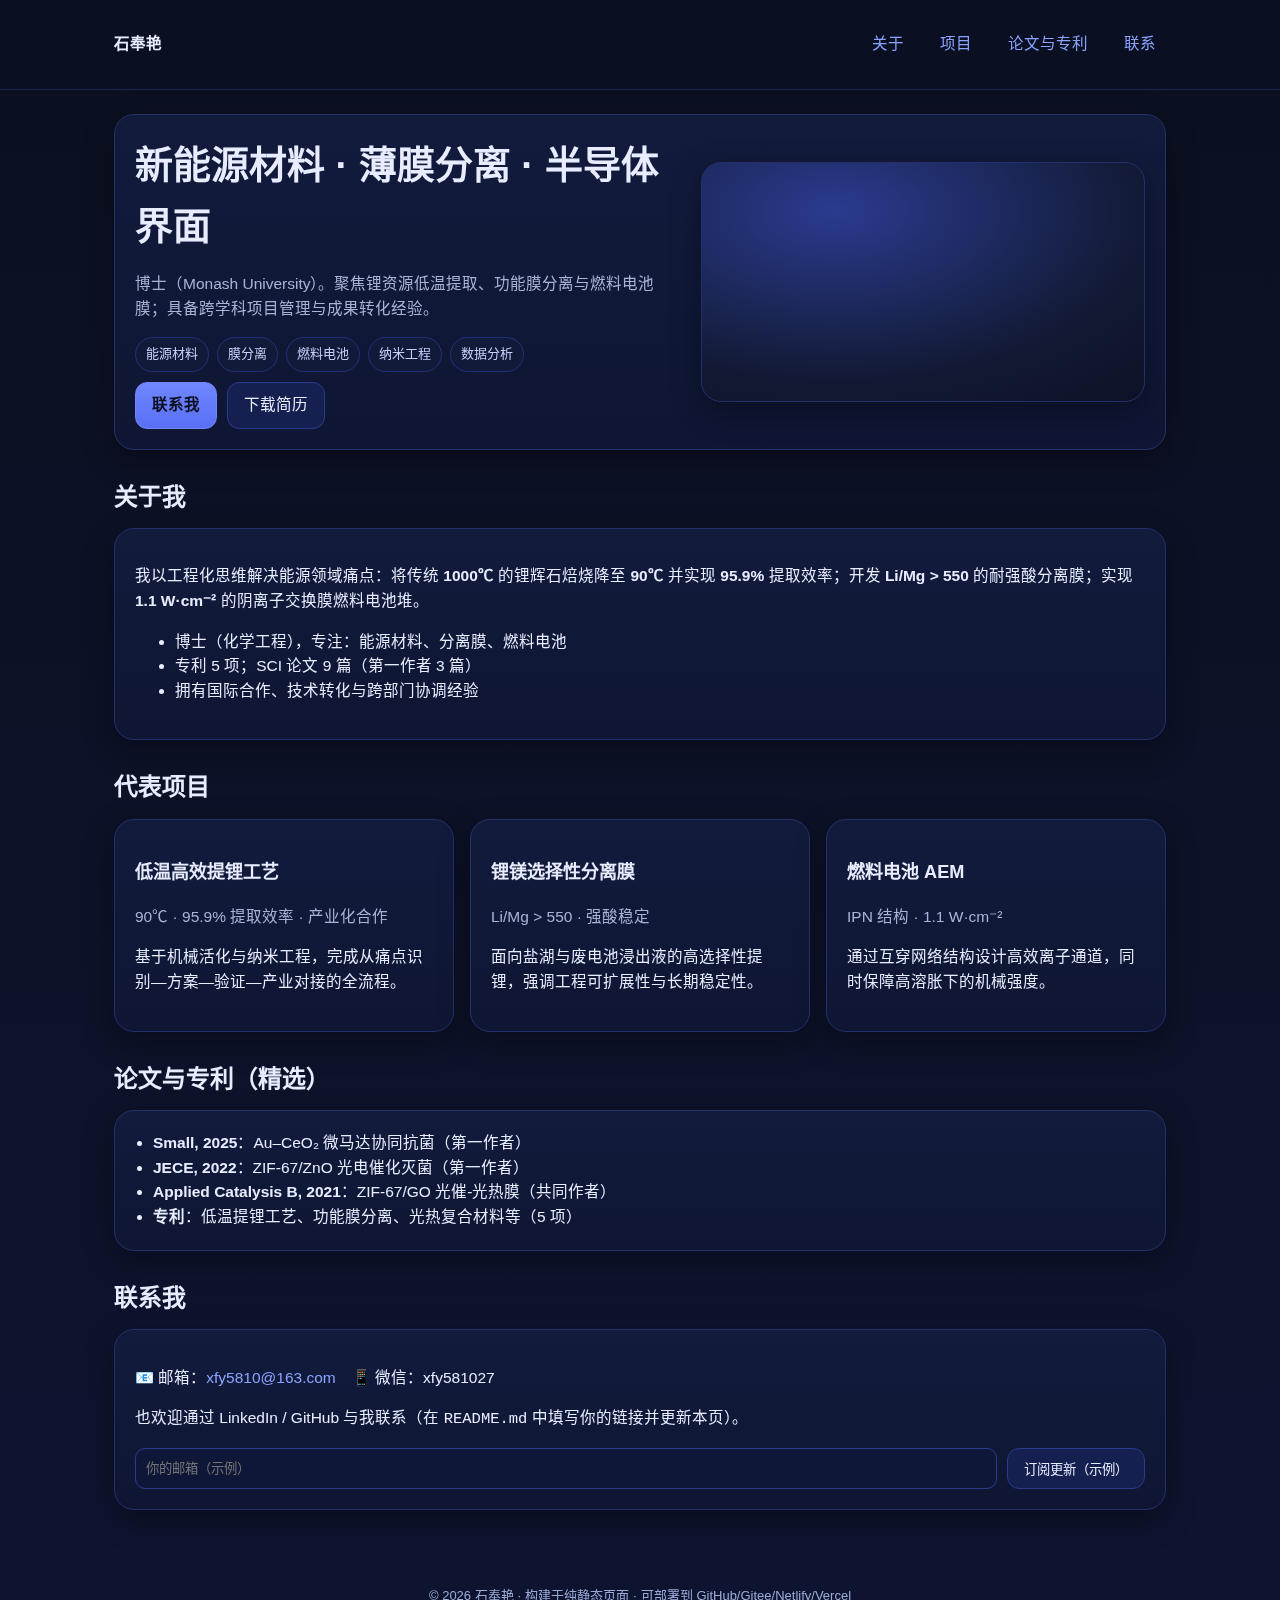
<file: index.html>
<!doctype html>
<html lang="zh-CN">
<head>
  <meta charset="utf-8">
  <meta name="viewport" content="width=device-width, initial-scale=1">
  <title>石奉艳 · 个人网站</title>
  <meta name="description" content="石奉艳 —— 新能源材料 / 膜分离 / 半导体界面 / 战略研究">
  <link rel="stylesheet" href="styles.css">
</head>
<body>
<header class="header">
  <nav class="nav container">
    <div class="brand">石奉艳</div>
    <div class="links">
      <a href="#about">关于</a>
      <a href="#projects">项目</a>
      <a href="#pubs">论文与专利</a>
      <a href="#contact">联系</a>
    </div>
  </nav>
</header>

<main class="container">
  <section class="hero card">
    <div class="hero-text">
      <h1>新能源材料 · 薄膜分离 · 半导体界面</h1>
      <p class="muted">博士（Monash University）。聚焦锂资源低温提取、功能膜分离与燃料电池膜；具备跨学科项目管理与成果转化经验。</p>
      <div class="tags">
        <span>能源材料</span><span>膜分离</span><span>燃料电池</span><span>纳米工程</span><span>数据分析</span>
      </div>
      <div class="cta">
        <a class="btn primary" href="#contact">联系我</a>
        <a class="btn" href="resume.pdf" target="_blank" rel="noopener">下载简历</a>
      </div>
    </div>
    <div class="hero-art" aria-hidden="true"></div>
  </section>

  <section id="about" class="section">
    <h2>关于我</h2>
    <div class="card">
      <p>我以工程化思维解决能源领域痛点：将传统 <b>1000℃</b> 的锂辉石焙烧降至 <b>90℃</b> 并实现 <b>95.9%</b> 提取效率；开发 <b>Li/Mg &gt; 550</b> 的耐强酸分离膜；实现 <b>1.1 W·cm⁻²</b> 的阴离子交换膜燃料电池堆。</p>
      <ul>
        <li>博士（化学工程），专注：能源材料、分离膜、燃料电池</li>
        <li>专利 5 项；SCI 论文 9 篇（第一作者 3 篇）</li>
        <li>拥有国际合作、技术转化与跨部门协调经验</li>
      </ul>
    </div>
  </section>

  <section id="projects" class="section">
    <h2>代表项目</h2>
    <div class="grid">
      <article class="card">
        <h3>低温高效提锂工艺</h3>
        <p class="muted">90℃ · 95.9% 提取效率 · 产业化合作</p>
        <p>基于机械活化与纳米工程，完成从痛点识别—方案—验证—产业对接的全流程。</p>
      </article>
      <article class="card">
        <h3>锂镁选择性分离膜</h3>
        <p class="muted">Li/Mg &gt; 550 · 强酸稳定</p>
        <p>面向盐湖与废电池浸出液的高选择性提锂，强调工程可扩展性与长期稳定性。</p>
      </article>
      <article class="card">
        <h3>燃料电池 AEM</h3>
        <p class="muted">IPN 结构 · 1.1 W·cm⁻²</p>
        <p>通过互穿网络结构设计高效离子通道，同时保障高溶胀下的机械强度。</p>
      </article>
    </div>
  </section>

  <section id="pubs" class="section">
    <h2>论文与专利（精选）</h2>
    <div class="card list">
      <ul>
        <li><b>Small, 2025</b>：Au–CeO₂ 微马达协同抗菌（第一作者）</li>
        <li><b>JECE, 2022</b>：ZIF-67/ZnO 光电催化灭菌（第一作者）</li>
        <li><b>Applied Catalysis B, 2021</b>：ZIF-67/GO 光催-光热膜（共同作者）</li>
        <li><b>专利</b>：低温提锂工艺、功能膜分离、光热复合材料等（5 项）</li>
      </ul>
    </div>
  </section>

  <section id="contact" class="section">
    <h2>联系我</h2>
    <div class="card">
      <p>📧 邮箱：<a href="mailto:xfy5810@163.com">xfy5810@163.com</a>　📱 微信：xfy581027</p>
      <p>也欢迎通过 LinkedIn / GitHub 与我联系（在 <code>README.md</code> 中填写你的链接并更新本页）。</p>
      <form class="inline-form" onsubmit="return false;">
        <input type="text" placeholder="你的邮箱（示例）" aria-label="email">
        <button class="btn">订阅更新（示例）</button>
      </form>
    </div>
  </section>
</main>

<footer class="footer">
  © <span id="year"></span> 石奉艳 · 构建于纯静态页面 · 可部署到 GitHub/Gitee/Netlify/Vercel
</footer>

<script src="script.js"></script>
</body>
</html>
</file>
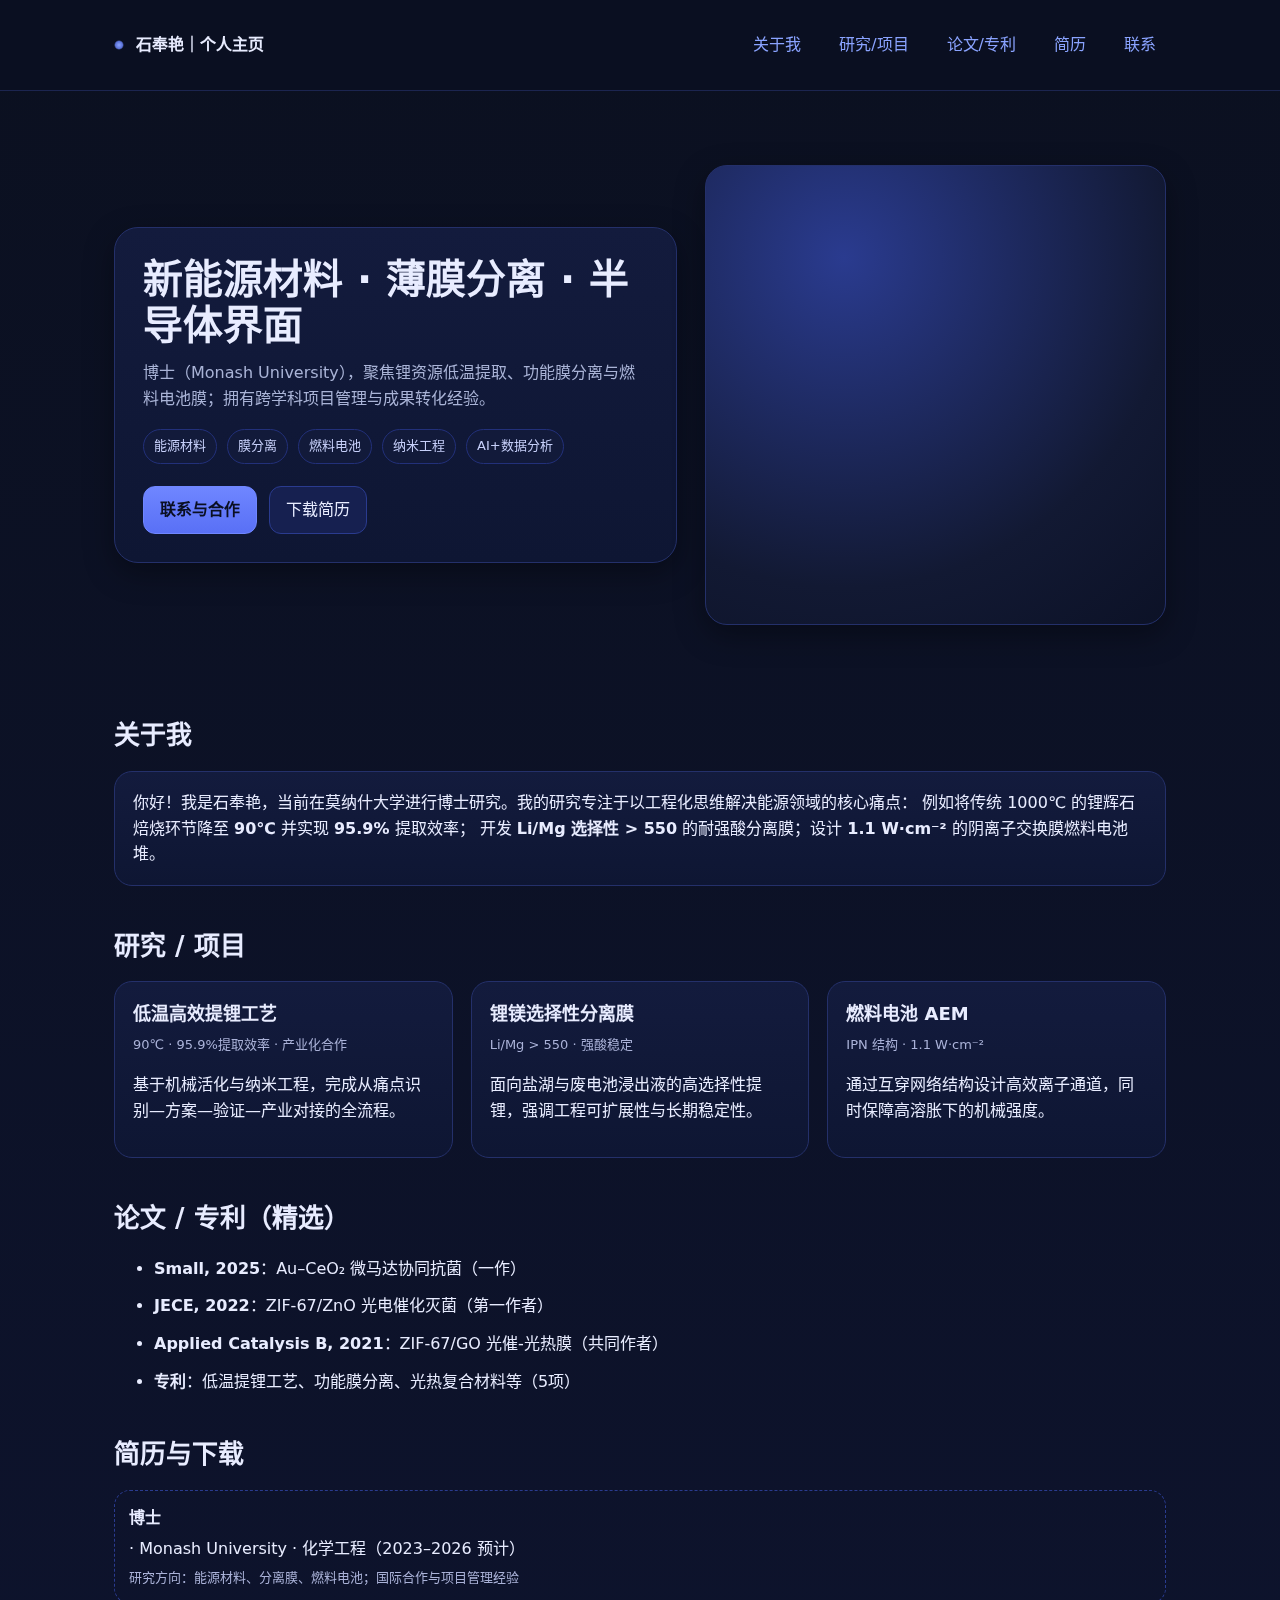
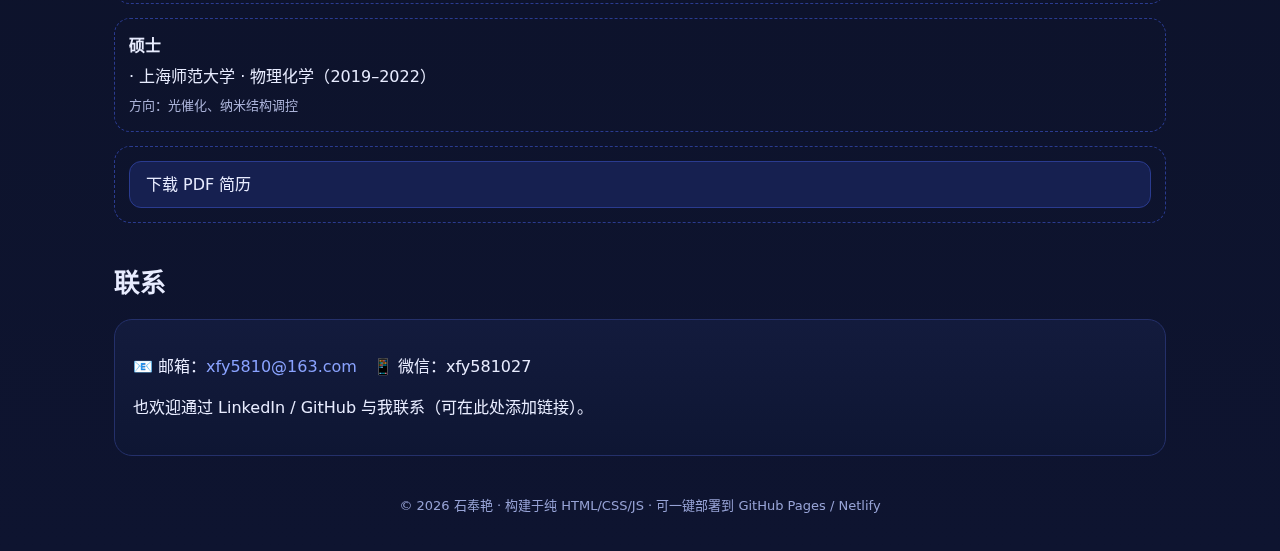
<file: fengyan.html>
<!doctype html>
<html lang="zh-CN">
<head>
  <meta charset="utf-8" />
  <meta name="viewport" content="width=device-width, initial-scale=1" />
  <title>石奉艳 | 个人主页</title>
  <meta name="description" content="石奉艳 —— 新能源材料 / 薄膜分离 / 战略研究" />
  <style>
    :root{
      --bg:#0b1020; --card:#121933; --text:#e8ecff; --muted:#a9b3d6; --accent:#8aa3ff; --ring:#2a3b8f;
      --shadow: 0 10px 30px rgba(0,0,0,.35);
    }
    *{box-sizing:border-box}
    html,body{margin:0;background:linear-gradient(180deg,#0b1020,#0e1430);color:var(--text);font:16px/1.6 system-ui,-apple-system,Segoe UI,Roboto,Helvetica,Arial,"Noto Sans",sans-serif}
    a{color:var(--accent);text-decoration:none}
    a:hover{opacity:.9}
    .container{max-width:1100px;margin:0 auto;padding:24px}
    header{position:sticky;top:0;background:rgba(11,16,32,.7);backdrop-filter:saturate(140%) blur(8px);border-bottom:1px solid #1c2550;z-index:9}
    nav{display:flex;align-items:center;justify-content:space-between;gap:16px}
    .brand{display:flex;align-items:center;gap:12px;font-weight:700}
    .brand .dot{width:10px;height:10px;border-radius:50%;background:radial-gradient(closest-side,var(--accent),#5b72d8 70%,transparent)}
    .nav-links{display:flex;gap:18px;flex-wrap:wrap}
    .nav-links a{padding:8px 10px;border-radius:10px}
    .nav-links a:hover{background:#121a3a}

    .hero{display:grid;grid-template-columns:1.1fr .9fr;gap:28px;align-items:center;padding:50px 0}
    .card{background:linear-gradient(180deg,#131b3d,#0e1633);border:1px solid #24306a;border-radius:24px;box-shadow:var(--shadow)}
    .card.pad{padding:28px}
    h1{font-size:40px;line-height:1.15;margin:0 0 12px}
    .subtitle{color:var(--muted);margin:0 0 18px}
    .pill{display:inline-flex;gap:10px;flex-wrap:wrap}
    .pill span{padding:6px 10px;border-radius:999px;background:#121a3a;border:1px solid #22307a;color:#c6cff9;font-size:13px}
    .cta{margin-top:22px;display:flex;gap:12px;flex-wrap:wrap}
    .btn{display:inline-flex;align-items:center;gap:10px;padding:10px 16px;border-radius:12px;border:1px solid #2a3b8f;background:#162050;color:#e8ecff}
    .btn.primary{background:linear-gradient(180deg,#6f86ff,#5970f6);border-color:#6f86ff;color:#0a0f22;font-weight:700}

    .avatar{aspect-ratio:1/1;border-radius:22px;background:radial-gradient(120% 120% at 30% 20%,#2a3b8f,#121933 60%,#0a0f22);border:1px solid #24306a}

    section{scroll-margin-top:90px;margin:40px 0}
    h2{font-size:26px;margin:0 0 14px}

    .grid{display:grid;gap:18px}
    .grid.cards{grid-template-columns:repeat(3,1fr)}
    .item{padding:18px;border-radius:18px;border:1px solid #24306a;background:linear-gradient(180deg,#131b3d,#0e1633)}
    .item h3{margin:0 0 6px;font-size:18px}
    .meta{color:#aab2d8;font-size:13px}
    .list{display:grid;gap:12px}

    .timeline{display:grid;gap:14px}
    .tl{display:grid;gap:6px;padding:14px;border-radius:16px;border:1px dashed #2a3b8f}

    .footer{margin:40px 0 10px;color:#97a3d6;font-size:13px;text-align:center}

    @media (max-width:960px){
      .hero{grid-template-columns:1fr}
      .grid.cards{grid-template-columns:1fr;}
    }
  </style>
</head>
<body>
  <header>
    <div class="container">
      <nav>
        <div class="brand"><span class="dot"></span> 石奉艳｜个人主页</div>
        <div class="nav-links">
          <a href="#about">关于我</a>
          <a href="#research">研究/项目</a>
          <a href="#publications">论文/专利</a>
          <a href="#resume">简历</a>
          <a href="#contact">联系</a>
        </div>
      </nav>
    </div>
  </header>

  <main class="container">
    <div class="hero">
      <div class="card pad">
        <h1>新能源材料 · 薄膜分离 · 半导体界面</h1>
        <p class="subtitle">博士（Monash University），聚焦锂资源低温提取、功能膜分离与燃料电池膜；拥有跨学科项目管理与成果转化经验。</p>
        <div class="pill">
          <span>能源材料</span><span>膜分离</span><span>燃料电池</span><span>纳米工程</span><span>AI+数据分析</span>
        </div>
        <div class="cta">
          <a class="btn primary" href="#contact">联系与合作</a>
          <a class="btn" href="#resume">下载简历</a>
        </div>
      </div>
      <div class="avatar card"></div>
    </div>

    <section id="about">
      <h2>关于我</h2>
      <div class="item">
        你好！我是石奉艳，当前在莫纳什大学进行博士研究。我的研究专注于以工程化思维解决能源领域的核心痛点：
        例如将传统 1000℃ 的锂辉石焙烧环节降至 <b>90℃</b> 并实现 <b>95.9%</b> 提取效率；
        开发 <b>Li/Mg 选择性 &gt; 550</b> 的耐强酸分离膜；设计 <b>1.1 W·cm⁻²</b> 的阴离子交换膜燃料电池堆。
      </div>
    </section>

    <section id="research">
      <h2>研究 / 项目</h2>
      <div class="grid cards">
        <div class="item">
          <h3>低温高效提锂工艺</h3>
          <div class="meta">90℃ · 95.9%提取效率 · 产业化合作</div>
          <p>基于机械活化与纳米工程，完成从痛点识别—方案—验证—产业对接的全流程。
          </p>
        </div>
        <div class="item">
          <h3>锂镁选择性分离膜</h3>
          <div class="meta">Li/Mg &gt; 550 · 强酸稳定</div>
          <p>面向盐湖与废电池浸出液的高选择性提锂，强调工程可扩展性与长期稳定性。</p>
        </div>
        <div class="item">
          <h3>燃料电池 AEM</h3>
          <div class="meta">IPN 结构 · 1.1 W·cm⁻²</div>
          <p>通过互穿网络结构设计高效离子通道，同时保障高溶胀下的机械强度。</p>
        </div>
      </div>
    </section>

    <section id="publications">
      <h2>论文 / 专利（精选）</h2>
      <ul class="list">
        <li><b>Small, 2025</b>：Au–CeO₂ 微马达协同抗菌（一作）</li>
        <li><b>JECE, 2022</b>：ZIF-67/ZnO 光电催化灭菌（第一作者）</li>
        <li><b>Applied Catalysis B, 2021</b>：ZIF-67/GO 光催-光热膜（共同作者）</li>
        <li><b>专利</b>：低温提锂工艺、功能膜分离、光热复合材料等（5项）</li>
      </ul>
    </section>

    <section id="resume">
      <h2>简历与下载</h2>
      <div class="timeline">
        <div class="tl">
          <b>博士</b> · Monash University · 化学工程（2023–2026 预计）
          <div class="meta">研究方向：能源材料、分离膜、燃料电池；国际合作与项目管理经验</div>
        </div>
        <div class="tl">
          <b>硕士</b> · 上海师范大学 · 物理化学（2019–2022）
          <div class="meta">方向：光催化、纳米结构调控</div>
        </div>
        <div class="tl">
          <a class="btn" href="#" onclick="alert('这里放你的简历下载链接，例如 GitHub Pages/网盘/Dropbox');return false;">下载 PDF 简历</a>
        </div>
      </div>
    </section>

    <section id="contact">
      <h2>联系</h2>
      <div class="item">
        <p>📧 邮箱：<a href="mailto:xfy5810@163.com">xfy5810@163.com</a>　📱 微信：xfy581027</p>
        <p>也欢迎通过 LinkedIn / GitHub 与我联系（可在此处添加链接）。</p>
      </div>
    </section>

    <p class="footer">© <span id="year"></span> 石奉艳 · 构建于纯 HTML/CSS/JS · 可一键部署到 GitHub Pages / Netlify</p>
  </main>

  <script>
    document.getElementById('year').textContent = new Date().getFullYear();
  </script>
</body>
</html>
</file>
<file: styles.css>
:root{
  --bg:#0b1020; --card:#121933; --text:#e8ecff; --muted:#a9b3d6; --accent:#8aa3ff; --border:#24306a;
  --shadow: 0 10px 30px rgba(0,0,0,.35);
}
*{box-sizing:border-box}
html,body{margin:0;background:linear-gradient(180deg,#0b1020,#0e1430);color:var(--text);font:15.5px/1.6 -apple-system,BlinkMacSystemFont,Segoe UI,Roboto,Helvetica,Arial,'Noto Sans',sans-serif}
a{color:var(--accent);text-decoration:none}
.container{max-width:1100px;margin:0 auto;padding:24px}
.header{position:sticky;top:0;background:rgba(11,16,32,.7);backdrop-filter:saturate(140%) blur(8px);border-bottom:1px solid #1c2550;z-index:9}
.nav{display:flex;align-items:center;justify-content:space-between;gap:16px}
.brand{font-weight:700}
.links{display:flex;gap:16px;flex-wrap:wrap}
.links a{padding:8px 10px;border-radius:10px}
.links a:hover{background:#121a3a}
.hero{display:grid;grid-template-columns:1.1fr .9fr;gap:24px;align-items:center}
.hero .hero-art{height:240px;border-radius:20px;background:radial-gradient(120% 120% at 30% 20%,#2a3b8f,#121933 60%,#0a0f22);border:1px solid var(--border);box-shadow:var(--shadow)}
.card{background:linear-gradient(180deg,#131b3d,#0e1633);border:1px solid var(--border);border-radius:20px;box-shadow:var(--shadow);padding:20px}
h1{font-size:38px;margin:0 0 10px}
h2{font-size:24px;margin:20px 0 12px}
.muted{color:var(--muted)}
.tags{display:flex;gap:8px;flex-wrap:wrap;margin:10px 0}
.tags span{padding:6px 10px;border-radius:999px;background:#121a3a;border:1px solid #22307a;color:#c6cff9;font-size:13px}
.btn{display:inline-flex;align-items:center;gap:10px;padding:10px 16px;border-radius:12px;border:1px solid #2a3b8f;background:#162050;color:#e8ecff;cursor:pointer}
.btn.primary{background:linear-gradient(180deg,#6f86ff,#5970f6);border-color:#6f86ff;color:#0a0f22;font-weight:700}
.cta{display:flex;gap:10px;margin-top:10px;flex-wrap:wrap}
.section{scroll-margin-top:80px;margin:28px 0}
.grid{display:grid;gap:16px;grid-template-columns:repeat(3,1fr)}
.list ul{margin:0;padding-left:18px}
.inline-form{display:flex;gap:10px;flex-wrap:wrap;margin-top:10px}
.inline-form input{flex:1;min-width:220px;border-radius:10px;border:1px solid #2a3b8f;background:#0f1738;color:#e8ecff;padding:10px}
.footer{text-align:center;color:#9aabd8;font-size:13px;padding:24px}
@media (max-width:960px){
  .hero{grid-template-columns:1fr}
  .grid{grid-template-columns:1fr}
}
</file>
